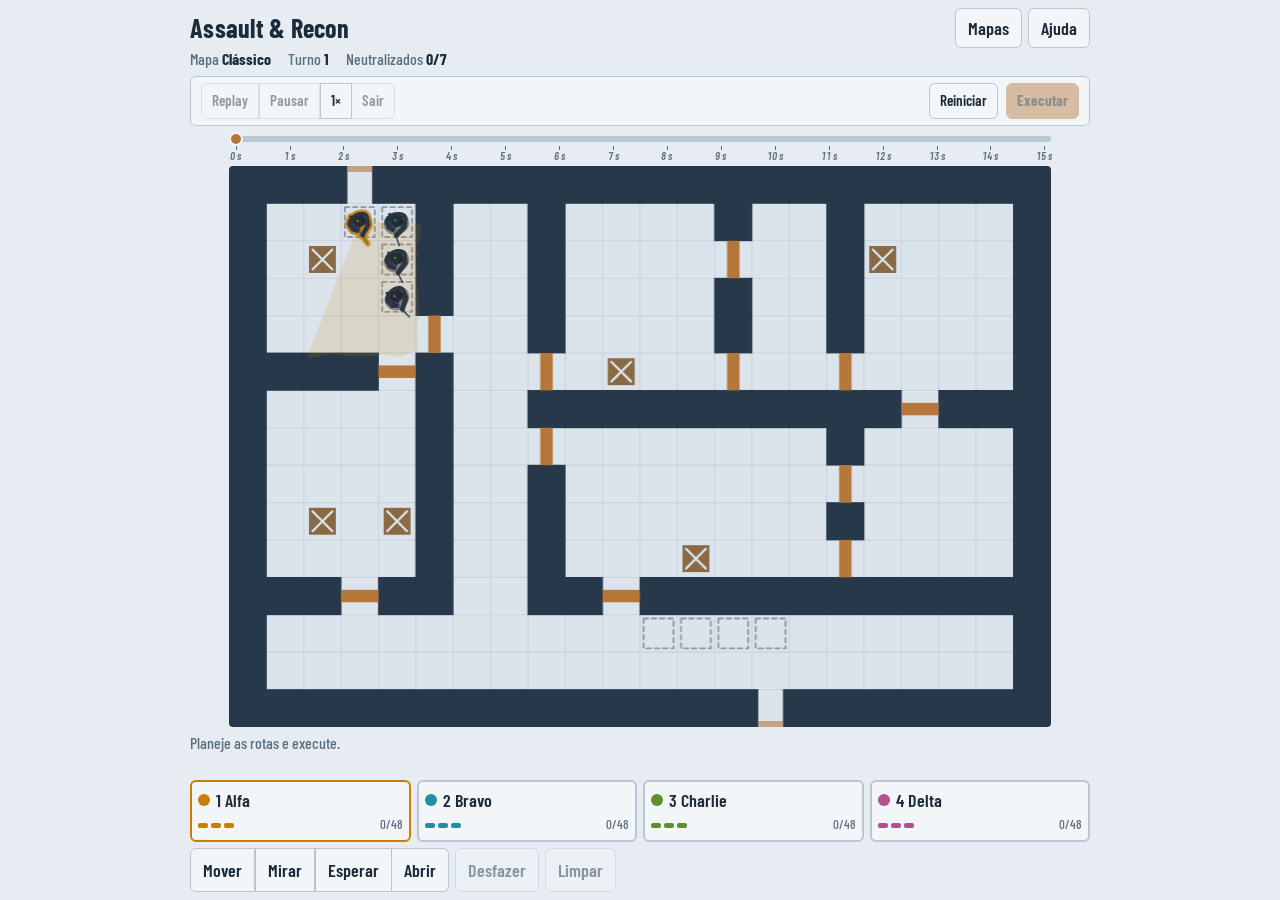
<file: index.html>
<!doctype html>
<html lang="pt-BR">

<head>
  <meta charset="utf-8">
  <meta name="viewport" content="width=device-width, initial-scale=1, viewport-fit=cover">
  <title>Assault & Recon</title>

  <!-- Tipografia -->
  <link rel="preconnect" href="https://fonts.googleapis.com">
  <link rel="preconnect" href="https://fonts.gstatic.com" crossorigin>
  <link href="https://fonts.googleapis.com/css2?family=Barlow+Condensed:wght@500;600;700&display=swap" rel="stylesheet">

  <!-- Módulos CSS -->
  <link rel="stylesheet" href="css/theme.css">
  <link rel="stylesheet" href="css/layout.css">
  <link rel="stylesheet" href="css/stage.css">
  <link rel="stylesheet" href="css/hud.css">
  <link rel="stylesheet" href="css/modals.css">
</head>

<body>
  <main class="app">
    <!-- Cabeçalho e estatísticas -->
    <header class="top">
      <h1>Assault & Recon</h1>
      <div class="hbtn">
        <button data-open="sheetGen">Mapas</button>
        <button data-open="sheetHelp">Ajuda</button>
      </div>
      <div class="stat">
        <span>Mapa <b id="mapname">Clássico</b></span>
        <span>Turno <b id="turn">1</b></span>
        <span>Neutralizados <b id="foes">0/0</b></span>
      </div>
    </header>

    <!-- Barra superior: replay, tempo e ações do turno -->
    <div class="topbar">
      <div class="seg" role="group" aria-label="Replay">
        <button id="replayBtn">Replay</button>
        <button id="replayToggle">Pausar</button>
        <button id="replaySpeed" title="Velocidade do replay">1×</button>
        <button id="replayClose">Sair</button>
      </div>
      <span class="time" id="timeTxt"></span>
      <button id="reset">Reiniciar</button>
      <button id="go" class="go">Executar</button>
    </div>

    <!-- Área tática do mapa -->
    <div class="stage" id="stage">
      <div class="board">
        <!-- Barra de tempo: mesma largura do mapa, marcas a cada segundo -->
        <div class="timebar">
          <input type="range" id="timeline" min="0" max="15" step="0.01" value="0" aria-label="Tempo do turno">
          <div class="ticks" id="ticks"></div>
        </div>
        <canvas id="cv" aria-label="Mapa tático"></canvas>
      </div>
      <div class="over" id="over" hidden>
        <p id="overMsg"></p>
        <button id="again">Jogar de novo</button>
      </div>
    </div>

    <!-- Registro de eventos (Log) -->
    <p class="log" id="log" aria-live="polite"></p>

    <!-- Painel de comando e esquadrão -->
    <section class="panel">
      <div class="squad" id="squad"></div>
      <div class="tools">
        <div class="seg" role="group" aria-label="Modo">
          <button data-mode="move" aria-pressed="false">Mover</button>
          <button data-mode="aim" aria-pressed="false">Mirar</button>
          <button data-mode="wait" aria-pressed="false">Esperar</button>
          <button data-mode="open" aria-pressed="false">Abrir</button>
        </div>
        <button id="undo">Desfazer</button>
        <button id="clear">Limpar</button>
      </div>
    </section>

    <!-- Modal: Gerador de mapas -->
    <div class="sheet" id="sheetGen" hidden role="dialog" aria-modal="true" aria-labelledby="genTitle">
      <div class="sheet-card">
        <div class="sheet-head">
          <h2 id="genTitle">Gerador de mapas</h2>
          <button data-close>Fechar</button>
        </div>
        <div class="sheet-body">
          <div class="fields">
            <label><span>Largura <output id="pWo"></output></span><input type="range" id="pW" min="14" max="32"
                value="22"></label>
            <label><span>Altura <output id="pHo"></output></span><input type="range" id="pH" min="10" max="22"
                value="15"></label>
            <label><span>Salas <output id="pRo"></output></span><input type="range" id="pR" min="2" max="14"
                value="6"></label>
            <label><span>Inimigos <output id="pEo"></output></span><input type="range" id="pE" min="1" max="20"
                value="7"></label>
            <label><span>Caixas <output id="pCo"></output></span><input type="range" id="pC" min="0" max="20"
                value="8"></label>
            <label><span>Portas extras <output id="pXo"></output></span><input type="range" id="pX" min="0" max="8"
                value="3"></label>
            <label><span>Corredores <output id="pKo"></output></span><input type="range" id="pK" min="0" max="100"
                step="10" value="40"></label>
            <label><span>Largura do corredor <output id="pKwo"></output></span><input type="range" id="pKw" min="2"
                max="3" value="2"></label>
            <label><span>Semente</span><input type="text" id="pSeed" maxlength="16" autocomplete="off"
                spellcheck="false"></label>
          </div>
          <div class="tools">
            <button id="genBtn">Gerar mapa</button>
            <button id="reroll">Nova semente</button>
            <button id="classic">Mapa clássico</button>
            <button id="wipe">Apagar dados salvos</button>
          </div>
        </div>
      </div>
    </div>

    <!-- Modal: Como jogar -->
    <div class="sheet" id="sheetHelp" hidden role="dialog" aria-modal="true" aria-labelledby="helpTitle">
      <div class="sheet-card">
        <div class="sheet-head">
          <h2 id="helpTitle">Como jogar</h2>
          <button data-close>Fechar</button>
        </div>
        <div class="sheet-body">
          <p>Sem nenhum modo ativo, toque num operador no mapa para selecioná-lo; tocar de novo no botão do modo ativo
            o desliga. No modo Mover, cada toque no mapa soma um trecho à rota, inclusive até a casa de outro operador. No modo
            Mirar, toque num alvo: a partir do fim da rota já traçada, o operador mira ali sem parar, andando ou
            esperando, até chegar ao ponto onde outra mira foi marcada. Inimigos à vista têm prioridade. Trocar de
            operador desliga o modo ativo. As casas destacadas mostram o que ele vai enxergar dali (as
            mais claras ficam atrás de caixas).</p>
          <p>No turno 1 você escolhe por onde entrar: os quadrados tracejados são as vagas das entradas. Mapas com pelo
            menos 6 salas e corredores somados têm duas, nos cantos superior esquerdo e inferior direito. Os menores têm
            uma só, sorteada entre esses dois cantos. Com um operador selecionado, no modo Mover, toque numa vaga livre para
            levá-lo até ela. A rota dele é apagada. A abertura na parede externa de cada entrada marca por onde o esquadrão
            chegou.</p>
          <p>Planeje o esquadrão inteiro e toque em Executar (ativo assim que houver alguma ordem): todos agem ao mesmo tempo. Inimigos só aparecem quando
            alguém os enxerga, e pegar um alvo de costas é a melhor jogada. Um inimigo alertado (por um tiro
            próximo ou ao avistar alguém) passa a vigiar uma porta sorteada da sala, trocando de porta a cada 5 s, mas
            continua enxergando só à frente. Caixas dão cobertura parcial. Portas
            fechadas bloqueiam a visão até alguém entrar.</p>
          <p>No gerador, a mesma semente com os mesmos parâmetros sempre gera o mesmo mapa, então dá para compartilhar
            uma fase só passando esses valores.</p>
          <p>O progresso fica salvo neste navegador, separado por mapa: o plano do esquadrão e o estado da partida.
            Voltar a um mapa já jogado retoma de onde parou; Reiniciar começa do zero (toque de novo em até 3 s para confirmar).</p>
          <p>Cada operador anda até 48 casas por turno (diagonais contam como 1,4). O cartão mostra quanto da rota já
            foi usado, e um trecho que passa do limite é cortado no último ponto alcançável.</p>
          <p>Esperar sincroniza a equipe: com um operador selecionado, toque em Esperar e numa casa da rota de outro
            operador. O fim da rota atual do selecionado (ou a casa onde ele está, se ainda não tem rota) fica preso a
            essa casa: os movimentos traçados depois só começam quando o outro chegar lá. Combater inimigos continua
            valendo durante a espera. Se quem dá o sinal cair, a espera é liberada.</p>
          <p>Abrir: com um operador selecionado, toque em Abrir e numa porta ao lado do fim da rota dele (ou da casa
            onde ele está). Uma chave aparece sobre a porta. Lá ele abre a porta, que corre para dentro da parede, e
            só segue quando ela termina de abrir. Atravessar uma porta fechada também a abre e espera ela correr.</p>
          <p>Operadores nunca ocupam a mesma casa. Em qualquer disputa de casa vence a rota criada primeiro: se duas
            rotas terminam na mesma casa, a criada depois é cortada antes dela, e quem está parado sem rota mantém a
            sua casa. Quem encontrar a próxima casa ocupada fica parado (anel tracejado) até ela liberar. Cada turno
            dura no máximo 15 s de ação, mostrados na barra de tempo acima do mapa. Aos 15 s tudo congela, até tiroteios. Tempo parado por bloqueio ou
            espera é tempo a menos andando. Quem congelar no meio de um passo termina esse passo no começo do turno
            seguinte.</p>
          <p>Replay: a mesma barra de tempo permite avançar ou voltar; o botão de velocidade alterna entre 1×, 0.5× e
            0.25×.</p>
          <p>Zoom: pinça no celular ou roda do mouse. Com zoom, arraste o mapa para movê-lo.</p>
          <p>Atalhos: 1 a 4 seleciona, M move, A mira, E espera, O abre porta (de novo desliga o modo), Z desfaz, R replay, Enter executa.</p>
        </div>
      </div>
    </div>
  </main>

  <!-- Assault & Recon JavaScript (ES Module) -->
  <script type="module" src="js/app.js"></script>
</body>

</html>
</file>
<file: css/theme.css>
:root {
  --bg: #E6ECF1;
  --board: #DCE4EB;
  --grid: #C9D4DE;
  --wall: #26384A;
  --ink: #1C2B3A;
  --muted: #5B6E80;
  --crate: #8A6A44;
  --door: #B5763A;
  --enemy: #C8402C;
  --panel: #F3F6F9;
  --line: #B9C7D3;
  --gotext: #1C1206;
  --op0: #C67F00;
  --op1: #1F8FA3;
  --op2: #5E8F2E;
  --op3: #B4508A;
  color-scheme: light;
  box-sizing: border-box;
  padding-top: env(safe-area-inset-top, 0px);
  padding-bottom: env(safe-area-inset-bottom, 0px);
}

@media (prefers-color-scheme: dark) {
  :root:not([data-theme="light"]) {
    --bg: #132030;
    --board: #1A293A;
    --grid: #23374B;
    --wall: #C9D6E2;
    --ink: #E4ECF3;
    --muted: #8FA3B6;
    --crate: #A98758;
    --door: #D9954F;
    --enemy: #F06A52;
    --panel: #1D2E41;
    --line: #2E4559;
    --gotext: #1C1206;
    --op0: #F2B134;
    --op1: #5EC8D8;
    --op2: #9CCB6A;
    --op3: #E58FB5;
    color-scheme: dark;
  }
}

:root[data-theme="dark"] {
  --bg: #132030;
  --board: #1A293A;
  --grid: #23374B;
  --wall: #C9D6E2;
  --ink: #E4ECF3;
  --muted: #8FA3B6;
  --crate: #A98758;
  --door: #D9954F;
  --enemy: #F06A52;
  --panel: #1D2E41;
  --line: #2E4559;
  --gotext: #1C1206;
  --op0: #F2B134;
  --op1: #5EC8D8;
  --op2: #9CCB6A;
  --op3: #E58FB5;
  color-scheme: dark;
}

*, *::before, *::after {
  box-sizing: border-box;
}

html, body {
  margin: 0;
  height: 100%;
  overflow: hidden;
  overscroll-behavior: none;
  background: var(--bg);
  color: var(--ink);
}

body {
  font: 500 18px/1.35 'Barlow Condensed', 'Arial Narrow', 'Roboto Condensed', sans-serif;
  -webkit-tap-highlight-color: transparent;
}
</file>
<file: css/layout.css>
.app {
  max-width: 920px;
  width: 100%;
  height: 100%;
  margin: 0 auto;
  padding: 8px 10px;
  display: flex;
  flex-direction: column;
  gap: 6px;
}

.top {
  display: grid;
  grid-template-columns: minmax(0, 1fr) auto;
  align-items: center;
  gap: 0 10px;
}

h1 {
  margin: 0;
  font-weight: 700;
  font-size: 26px;
  letter-spacing: .01em;
  white-space: nowrap;
  overflow: hidden;
  text-overflow: ellipsis;
}

.hbtn {
  display: flex;
  gap: 6px;
}

.hbtn button {
  min-height: 40px;
  padding: 4px 12px;
}

.stat {
  grid-column: 1 / -1;
  color: var(--muted);
  font-size: 16px;
  white-space: nowrap;
  overflow: hidden;
  text-overflow: ellipsis;
}

.stat span {
  margin-right: 14px;
}

.stat b {
  color: var(--ink);
  font-weight: 700;
}
</file>
<file: css/stage.css>
.stage {
  flex: 1;
  position: relative;
  min-height: 0;
  min-width: 0;
  overflow: hidden;
  display: flex;
  align-items: center;
  justify-content: center;
}

.board {
  display: flex;
  flex-direction: column;
  gap: 4px;
}

/* A largura própria da barra não conta: ela acompanha a largura do mapa */
.timebar {
  contain: inline-size;
}

/* Polegar de 14px: marcas e preenchimento usam o mesmo centro, 7px + (100% - 14px) * fração */
.timebar input[type=range] {
  --fill: var(--door);
  -webkit-appearance: none;
  appearance: none;
  display: block;
  width: 100%;
  height: 14px;
  margin: 0;
  background: transparent;
  cursor: pointer;
}

.timebar input[type=range].frozen {
  --fill: var(--enemy);
}

.timebar input[type=range]:disabled {
  cursor: default;
}

.timebar input[type=range]::-webkit-slider-runnable-track {
  height: 6px;
  border-radius: 3px;
  background: linear-gradient(to right, var(--fill) calc(7px + (100% - 14px) * var(--p, 0)), var(--line) 0);
}

.timebar input[type=range]::-moz-range-track {
  height: 6px;
  border-radius: 3px;
  background: linear-gradient(to right, var(--fill) calc(7px + (100% - 14px) * var(--p, 0)), var(--line) 0);
}

.timebar input[type=range]::-webkit-slider-thumb {
  -webkit-appearance: none;
  box-sizing: border-box;
  width: 14px;
  height: 14px;
  margin-top: -4px;
  border-radius: 50%;
  border: 2px solid var(--panel);
  background: var(--fill);
}

.timebar input[type=range]::-moz-range-thumb {
  box-sizing: border-box;
  width: 14px;
  height: 14px;
  border-radius: 50%;
  border: 2px solid var(--panel);
  background: var(--fill);
}

.ticks {
  position: relative;
  height: 16px;
}

.ticks i {
  position: absolute;
  top: 0;
  left: calc(7px + (100% - 14px) * var(--f));
  width: 1px;
  height: 4px;
  background: var(--muted);
}

.ticks i[data-s]::after {
  content: attr(data-s) " s";
  position: absolute;
  top: 3px;
  left: 0;
  transform: translateX(-50%);
  color: var(--muted);
  font-size: 11px;
  font-weight: 600;
  white-space: nowrap;
  font-variant-numeric: tabular-nums;
}

canvas {
  display: block;
  border-radius: 4px;
  touch-action: none;
  cursor: crosshair;
}

.topbar {
  display: flex;
  align-items: center;
  gap: 8px;
  background: var(--panel);
  padding: 6px 10px;
  border-radius: 6px;
  border: 1px solid var(--line);
}

.topbar .time {
  flex: 1;
  min-width: 0;
  color: var(--muted);
  font-weight: 700;
  font-variant-numeric: tabular-nums;
  white-space: nowrap;
}

.topbar button {
  min-height: 36px;
  padding: 4px 10px;
  font-size: 15px;
}

.over {
  position: absolute;
  inset: 0;
  display: flex;
  flex-direction: column;
  align-items: center;
  justify-content: center;
  gap: 12px;
  background: color-mix(in srgb, var(--bg) 78%, transparent);
}

.over[hidden] {
  display: none;
}

.over p {
  margin: 0;
  font-size: 34px;
  font-weight: 700;
  text-align: center;
  padding: 0 16px;
}
</file>
<file: css/hud.css>
.log {
  margin: 0;
  height: 2.6em;
  overflow: hidden;
  color: var(--muted);
  font-size: 16px;
  line-height: 1.3;
  white-space: pre-line;
}

.panel {
  display: flex;
  flex-direction: column;
  gap: 6px;
}

.squad {
  display: grid;
  grid-template-columns: repeat(4, minmax(0, 1fr));
  gap: 6px;
}

button {
  font: inherit;
  font-weight: 600;
  color: var(--ink);
  background: var(--panel);
  border: 1px solid var(--line);
  border-radius: 6px;
  min-height: 44px;
  padding: 6px 12px;
  cursor: pointer;
}

button:focus-visible {
  outline: 3px solid var(--op1);
  outline-offset: 2px;
}

button.armed {
  border-color: var(--enemy);
  color: var(--enemy);
}

button:disabled {
  opacity: .45;
  cursor: default;
}

.chip {
  display: flex;
  flex-direction: column;
  align-items: flex-start;
  gap: 4px;
  padding: 6px;
  border-width: 2px;
  min-width: 0;
}

.chip .nm {
  display: flex;
  align-items: center;
  gap: 6px;
  max-width: 100%;
  white-space: nowrap;
  overflow: hidden;
}

.chip .sw {
  width: 12px;
  height: 12px;
  border-radius: 50%;
  flex: none;
}

.chip .row {
  display: flex;
  align-items: center;
  justify-content: space-between;
  gap: 6px;
  width: 100%;
}

.chip .mv {
  font-size: 13px;
  min-height: 1.35em; /* mesma altura vazio ou com texto: o painel não muda o tamanho do palco */
  color: var(--muted);
  font-weight: 500;
  white-space: nowrap;
}

.pips {
  display: flex;
  gap: 3px;
}

.pips i {
  width: 10px;
  height: 5px;
  border-radius: 2px;
  background: var(--line);
}

.pips i.on {
  background: currentColor;
}

.chip.dead {
  opacity: .4;
}

.tools {
  display: flex;
  gap: 6px;
  flex-wrap: wrap;
}

.seg {
  display: flex;
}

.seg button {
  border-radius: 0;
}

.seg button:first-child {
  border-radius: 6px 0 0 6px;
}

.seg button:last-child {
  border-radius: 0 6px 6px 0;
  border-left: 0;
}

.seg button[aria-pressed="true"] {
  background: var(--ink);
  color: var(--bg);
  border-color: var(--ink);
}

.go {
  background: var(--door);
  border-color: var(--door);
  color: var(--gotext);
  font-weight: 700;
  padding: 6px 22px;
}

@media (max-width: 520px) {
  .chip {
    font-size: 16px;
  }
  .go {
    flex: 1;
  }
  .tools button {
    padding: 6px 7px;
    font-size: 16px;
  }
}
</file>
<file: css/modals.css>
.sheet {
  position: fixed;
  inset: 0;
  z-index: 20;
  display: flex;
  align-items: flex-end;
  justify-content: center;
  background: color-mix(in srgb, #000 45%, transparent);
}

.sheet[hidden] {
  display: none;
}

.sheet-card {
  background: var(--bg);
  width: 100%;
  max-width: 720px;
  max-height: 86%;
  display: flex;
  flex-direction: column;
  border-radius: 12px 12px 0 0;
  padding: 12px 16px calc(14px + env(safe-area-inset-bottom, 0px));
}

.sheet-head {
  display: flex;
  align-items: center;
  justify-content: space-between;
  gap: 12px;
  margin-bottom: 6px;
}

.sheet-head h2 {
  margin: 0;
  font-size: 24px;
  font-weight: 700;
}

.sheet-body {
  overflow: auto;
  overscroll-behavior: contain;
  min-height: 0;
}

.fields {
  display: grid;
  grid-template-columns: repeat(auto-fill, minmax(150px, 1fr));
  gap: 10px 18px;
  margin: 8px 0 12px;
}

.fields label {
  display: flex;
  flex-direction: column;
  gap: 4px;
  color: var(--muted);
}

.fields label span {
  display: flex;
  justify-content: space-between;
}

.fields output {
  color: var(--ink);
  font-weight: 700;
}

.fields input[type=range] {
  width: 100%;
  accent-color: var(--door);
  min-height: 28px;
}

.fields input[type=text] {
  font: inherit;
  color: var(--ink);
  background: var(--panel);
  border: 1px solid var(--line);
  border-radius: 6px;
  min-height: 40px;
  padding: 4px 10px;
}

.sheet-body p {
  max-width: 70ch;
  margin: 6px 0;
  color: var(--muted);
}

@media (min-width: 700px) {
  .sheet {
    align-items: center;
  }
  .sheet-card {
    border-radius: 12px;
    padding-bottom: 16px;
  }
}
</file>
